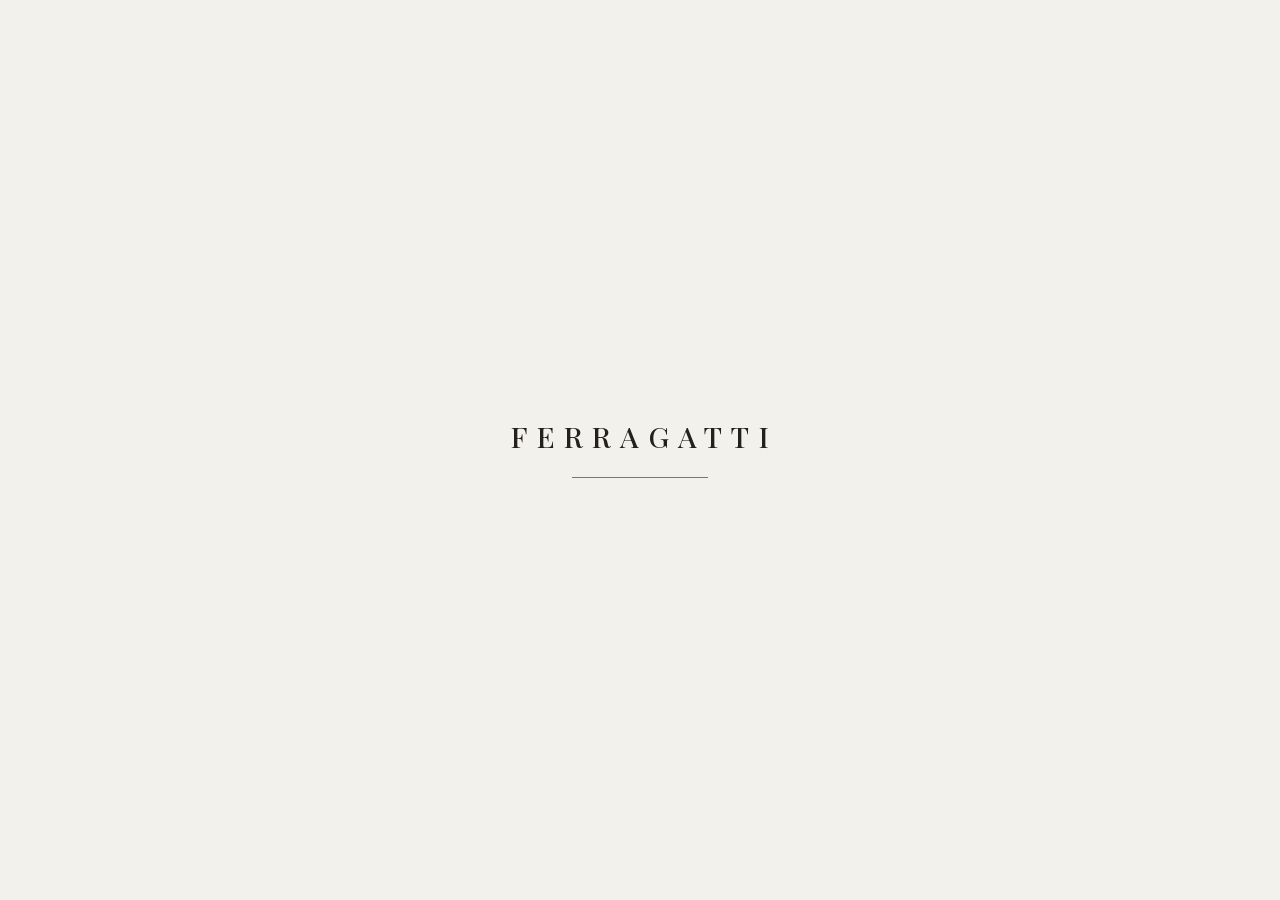
<file: index.html>
<!doctype html>
<html lang="it">
  <head>
    <meta charset="utf-8" />
    <meta
      name="viewport"
      content="width=device-width, initial-scale=1, viewport-fit=cover"
    />

    <title>Ferragatti — Stiamo lavorando alla nuova bottega</title>
    <meta
      name="description"
      content="Ferragatti. Stiamo lavorando alla nuova bottega — lasciate un contatto, vi scriviamo all'apertura."
    />
    <meta name="theme-color" content="#f3f1ec" />
    <meta property="og:type" content="website" />
    <meta property="og:locale" content="it_IT" />
    <meta property="og:site_name" content="Ferragatti" />
    <meta property="og:title" content="Ferragatti — Stiamo lavorando alla nuova bottega" />
    <meta property="og:description" content="Ferragatti. Stiamo lavorando alla nuova bottega — lasciate un contatto, vi scriviamo all'apertura." />
    <meta property="og:url" content="https://ferragatti.it/" />
    <meta property="og:image" content="https://ferragatti.it/assets/img/anteprima.jpg" />
    <meta property="og:image:width" content="1200" />
    <meta property="og:image:height" content="630" />
    <meta property="og:image:alt" content="Ferragatti, il mare all'alba" />
    <meta name="twitter:card" content="summary_large_image" />
    <link rel="icon" href="/favicon.ico" sizes="32x32" />
    <link rel="icon" href="/favicon.svg" type="image/svg+xml" />
    <link rel="apple-touch-icon" href="/apple-touch-icon.png" />

    <link
      rel="preload"
      href="assets/fonts/playfair-display-400900-normal.woff2"
      as="font"
      type="font/woff2"
      crossorigin
    />
    <link rel="stylesheet" href="assets/css/style.css" />
    <script>
      try {
        if (sessionStorage.getItem('ferragatti-salta')) {
          document.documentElement.classList.add('salta-apertura');
        }
      } catch (e) {}
    </script>

    <noscript
      ><style>
        .apertura {
          display: none;
        }
      </style></noscript
    >
  </head>

  <body>
    <div class="apertura" id="apertura" aria-hidden="true">
      <div class="apertura-inner">
        <p class="apertura-nome" aria-label="Ferragatti">
          <span style="--t: 0ms">F</span><span style="--t: 150ms">e</span
          ><span style="--t: 260ms">r</span><span style="--t: 380ms">r</span
          ><span style="--t: 540ms">a</span><span style="--t: 640ms">g</span
          ><span style="--t: 780ms">a</span><span style="--t: 900ms">t</span
          ><span style="--t: 1010ms">t</span><span style="--t: 1170ms">i</span>
        </p>
        <span class="apertura-linea"><i id="apertura-barra"></i></span>
      </div>
    </div>

    <a class="skip" href="#top">Vai al contenuto</a>

    <main id="top">
      <section class="hero" data-tone="light">
        <video
          id="mare"
          preload="auto"
          autoplay
          muted
          loop
          playsinline
          class="hero-media"
          aria-hidden="true"
        >
          <source
            src="assets/media/mare-verticale-av1.mp4"
            type='video/mp4; codecs="av01.0.08M.08, opus"'
            media="(max-width: 900px) and (orientation: portrait)"
          />
          <source
            src="assets/media/mare-verticale-hevc.mp4"
            type='video/mp4; codecs="hvc1.1.6.L120.90, mp4a.40.2"'
            media="(max-width: 900px) and (orientation: portrait)"
          />
          <source
            src="assets/media/mare-verticale-h264.mp4"
            type='video/mp4; codecs="avc1.640032, mp4a.40.2"'
            media="(max-width: 900px) and (orientation: portrait)"
          />
          <source
            src="assets/media/mare-1440-av1.mp4"
            type='video/mp4; codecs="av01.0.12M.08, opus"'
            media="(min-width: 1700px)"
          />
          <source
            src="assets/media/mare-1080-av1.mp4"
            type='video/mp4; codecs="av01.0.08M.08, opus"'
          />
          <source
            src="assets/media/mare-1080-hevc.mp4"
            type='video/mp4; codecs="hvc1.1.6.L120.90, mp4a.40.2"'
          />
          <source
            src="assets/media/mare-1080-h264.mp4"
            type='video/mp4; codecs="avc1.640032, mp4a.40.2"'
          />
        </video>

        <div class="grana" aria-hidden="true"></div>

        <a class="mark" href="https://ferragatti.it">Ferragatti</a>

        <button
          type="button"
          class="audio-btn"
          id="audio-btn"
          aria-pressed="false"
          aria-label="Ascolta il mare"
        >
          <span class="audio-label" aria-hidden="true">Ascolta il mare</span>
          <svg
            viewBox="0 0 24 24"
            width="22"
            height="22"
            aria-hidden="true"
            focusable="false"
          >
            <path class="ico-body" d="M4 9.5v5h3.5L13 19V5L7.5 9.5H4z" />
            <path class="ico-wave ico-wave-1" d="M16 9.2a4 4 0 0 1 0 5.6" />
            <path
              class="ico-wave ico-wave-2"
              d="M18.6 6.6a7.6 7.6 0 0 1 0 10.8"
            />
            <path class="ico-mute" d="M3.5 3.5l17 17" />
          </svg>
        </button>

        <div class="hero-inner rise">
          <h1 class="hero-title">Stiamo lavorando alla nuova&nbsp;bottega</h1>

          <form class="news-form" id="letter-news" novalidate>
            <span class="news-field">
              <label for="letter-email" class="skip">Indirizzo email</label>
              <input
                id="letter-email"
                name="email"
                type="email"
                autocomplete="email"
                placeholder="indirizzo email"
                required
              />
              <button type="submit">Iscrivimi</button>
            </span>

            <span class="news-trap" aria-hidden="true">
              <label for="letter-azienda">Azienda</label>
              <input
                id="letter-azienda"
                name="azienda"
                type="text"
                tabindex="-1"
                autocomplete="off"
              />
            </span>

            <div class="news-consent-wrap" inert>
              <div>
                <label class="news-consent" for="letter-consenso">
                  <input
                    id="letter-consenso"
                    name="consenso"
                    type="checkbox"
                    value="1"
                    required
                  />
                  <span
                    >Acconsento a ricevere la newsletter di Ferragatti e ho
                    letto
                    <a href="privacy/">l'informativa sulla privacy</a>.</span
                  >
                </label>
              </div>
            </div>

            <p class="news-error" role="alert" aria-live="assertive"></p>
          </form>
          <p class="news-done">
            Grazie. Controllate la posta: c'è un link per confermare la mail.
          </p>
        </div>

        <p class="watermark">
          <span class="wm-copy"
            >© <a href="https://ferragatti.it">Ferragatti</a> 2026</span
          >
          <span class="sep" aria-hidden="true">—</span>
          <span class="wm-by"
            >designed by
            <a href="https://11-studio.it" rel="noopener" target="_blank"
              >11-studio</a
            ></span
          >
        </p>
      </section>
    </main>

    <script src="assets/js/config.js"></script>
    <script src="assets/js/site.js"></script>
    <script data-goatcounter="https://ferragatti.goatcounter.com/count"
            async src="//gc.zgo.at/count.js"></script>
  </body>
</html>
</file>
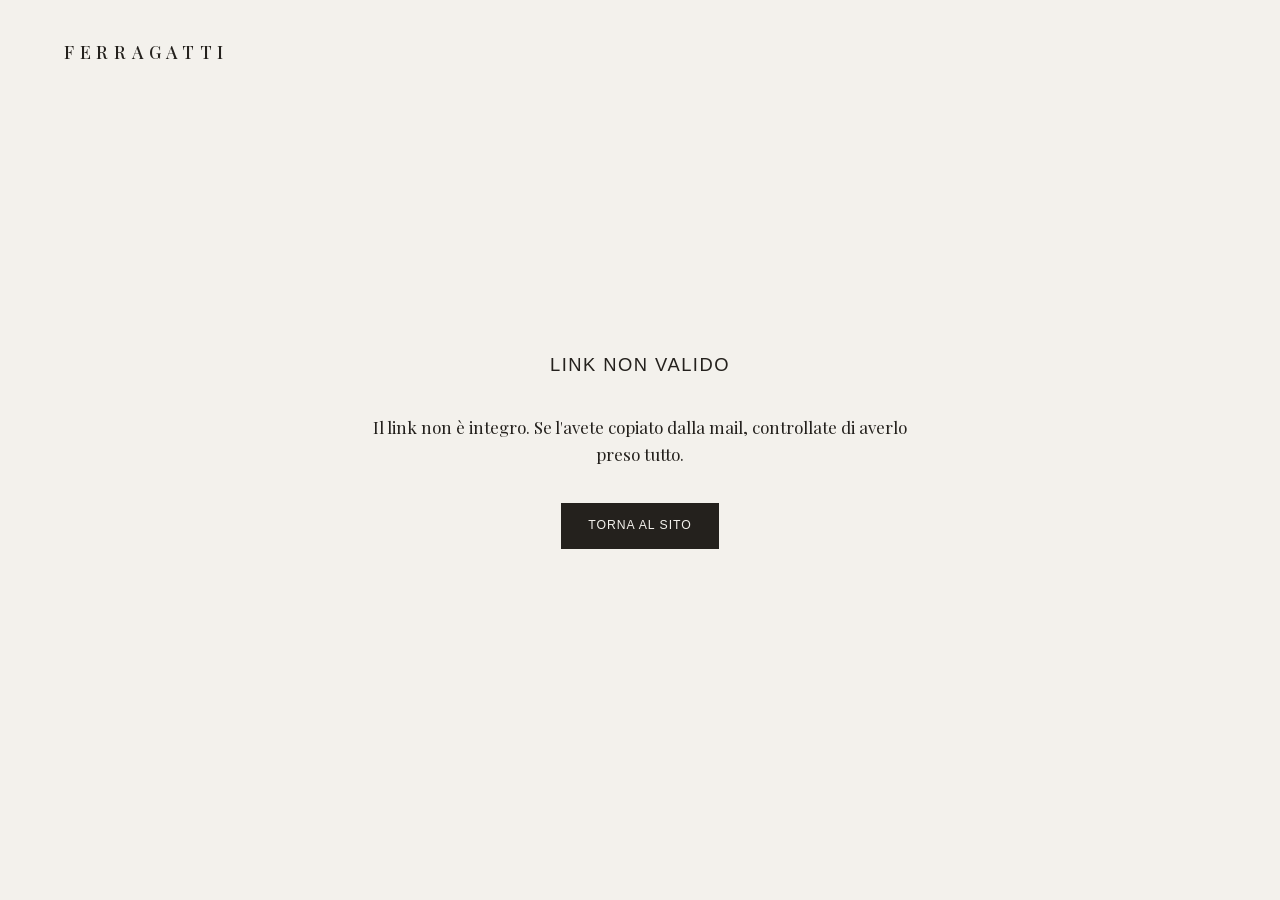
<file: conferma/index.html>
<!doctype html>
<html lang="it">
  <head>
    <meta charset="utf-8" />
    <meta name="viewport" content="width=device-width, initial-scale=1, viewport-fit=cover" />
    <meta name="robots" content="noindex" />
    <meta name="referrer" content="no-referrer" />

    <title>Ferragatti — Conferma dell'iscrizione</title>
    <meta name="theme-color" content="#f3f1ec" />
    <link rel="icon" href="/favicon.ico" sizes="32x32" />
    <link rel="icon" href="/favicon.svg" type="image/svg+xml" />
    <link rel="apple-touch-icon" href="/apple-touch-icon.png" />

    <link rel="stylesheet" href="../assets/css/style.css" />
  </head>

  <body>
    <main class="page">
      <a class="mark" href="../">Ferragatti</a>

      <div class="page-inner" id="esito" aria-live="polite">
        <h1 class="hero-title">Un momento</h1>
        <p>Stiamo confermando l'iscrizione…</p>
        <noscript>
          <p>Per confermare serve JavaScript. In alternativa scriveteci ad
            <a href="mailto:atelier@ferragatti.it">atelier@ferragatti.it</a>.</p>
        </noscript>
      </div>
    </main>

    <script src="../assets/js/config.js"></script>
    <script>
      (function () {
        'use strict';

        var box = document.getElementById('esito');

        function mostra(titolo, testo, bottone) {
          box.innerHTML = '';
          var h = document.createElement('h1');
          h.className = 'hero-title';
          h.textContent = titolo;
          var p = document.createElement('p');
          p.textContent = testo;
          box.appendChild(h);
          box.appendChild(p);
          if (bottone) {
            var a = document.createElement('a');
            a.className = 'page-btn';
            a.href = bottone.href;
            a.textContent = bottone.testo;
            box.appendChild(a);
          }
        }

        var home = { href: '../', testo: 'Torna al sito' };
        var t = new URLSearchParams(location.search).get('t') || '';
        var endpoint = window.NEWSLETTER_ENDPOINT;

        if (!/^[A-Za-z0-9_-]{43}$/.test(t)) {
          return mostra(
            'Link non valido',
            "Il link non è integro. Se l'avete copiato dalla mail, controllate di averlo preso tutto.",
            home
          );
        }
        if (!endpoint || !/^https:\/\//.test(endpoint)) {
          return mostra('Non ci siamo riusciti', 'Il servizio non è raggiungibile. Riprovate più tardi.', home);
        }

        var url = endpoint + '?azione=conferma&formato=json&t=' + encodeURIComponent(t);
        fetch(url, { redirect: 'follow' })
          .then(function (r) {
            return r.json();
          })
          .then(function (r) {
            if (r && r.ok) return location.replace('../grazie/');
            if (r && r.esito === 'scaduto') {
              return mostra(
                'Il link è scaduto',
                "Per sicurezza i link di conferma valgono sette giorni. Iscrivetevi di nuovo: arriverà una mail nuova.",
                home
              );
            }
            mostra(
              'Link non valido',
              'Questo link non corrisponde a nessuna iscrizione in attesa.',
              home
            );
          })
          .catch(function () {
            mostra(
              'Non ci siamo riusciti',
              'Non siamo riusciti a confermare in questo momento. Il link resta valido: riprovate fra poco.',
              { href: location.href, testo: 'Riprova' }
            );
          });
      })();
    </script>
    <script data-goatcounter="https://ferragatti.goatcounter.com/count"
            async src="//gc.zgo.at/count.js"></script>
  </body>
</html>
</file>
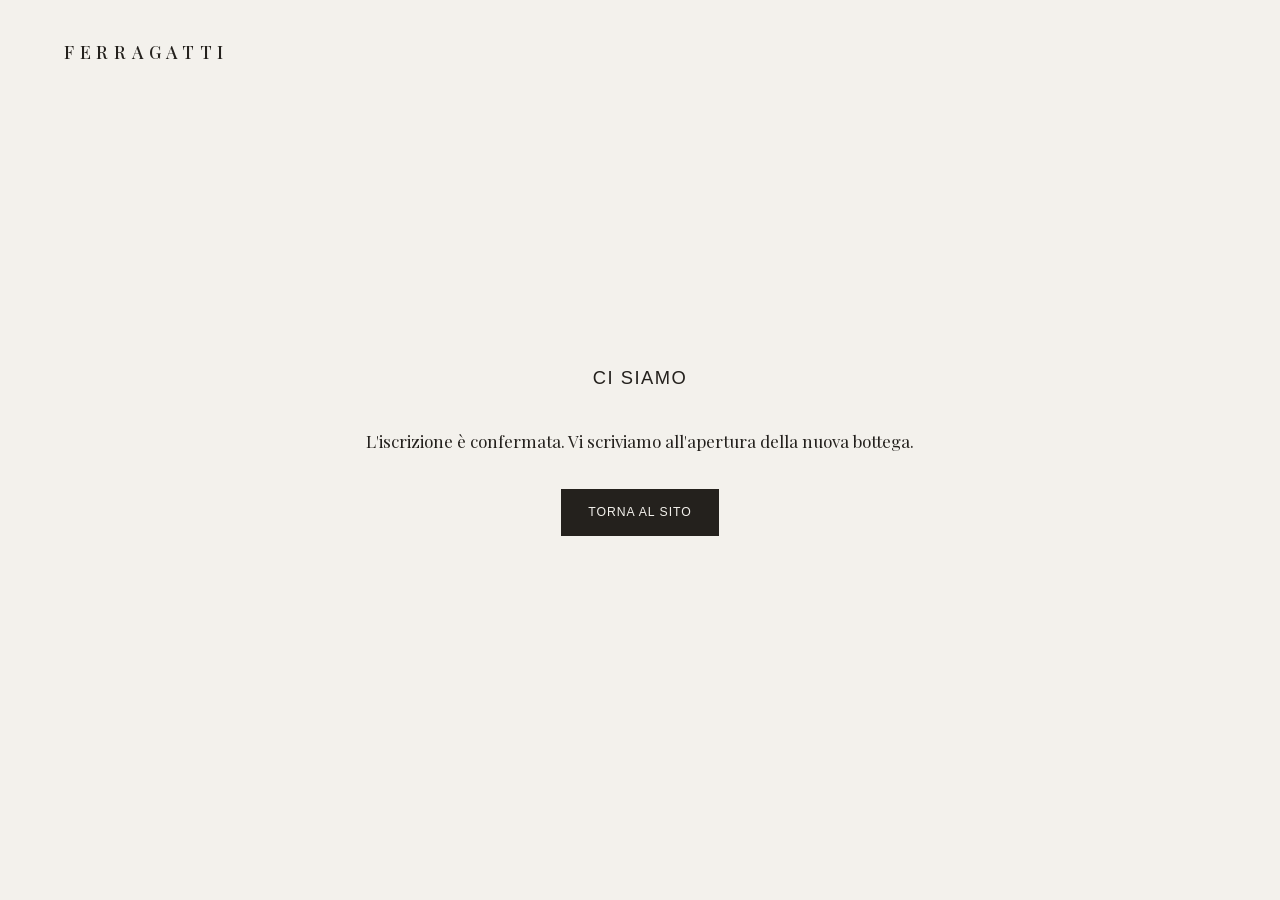
<file: grazie/index.html>
<!doctype html>
<html lang="it">
  <head>
    <meta charset="utf-8" />
    <meta name="viewport" content="width=device-width, initial-scale=1, viewport-fit=cover" />
    <meta name="robots" content="noindex" />

    <title>Ferragatti — Ci siamo</title>
    <meta name="theme-color" content="#f3f1ec" />
    <link rel="icon" href="/favicon.ico" sizes="32x32" />
    <link rel="icon" href="/favicon.svg" type="image/svg+xml" />
    <link rel="apple-touch-icon" href="/apple-touch-icon.png" />

    <link rel="stylesheet" href="../assets/css/style.css" />
  </head>

  <body>
    <main class="page">
      <a class="mark" href="../">Ferragatti</a>

      <div class="page-inner">
        <h1 class="hero-title">Ci siamo</h1>
        <p>L'iscrizione è confermata. Vi scriviamo all'apertura della nuova bottega.</p>
        <a class="page-btn" href="../">Torna al sito</a>
      </div>
    </main>
    <script data-goatcounter="https://ferragatti.goatcounter.com/count"
            async src="//gc.zgo.at/count.js"></script>
  </body>
</html>
</file>
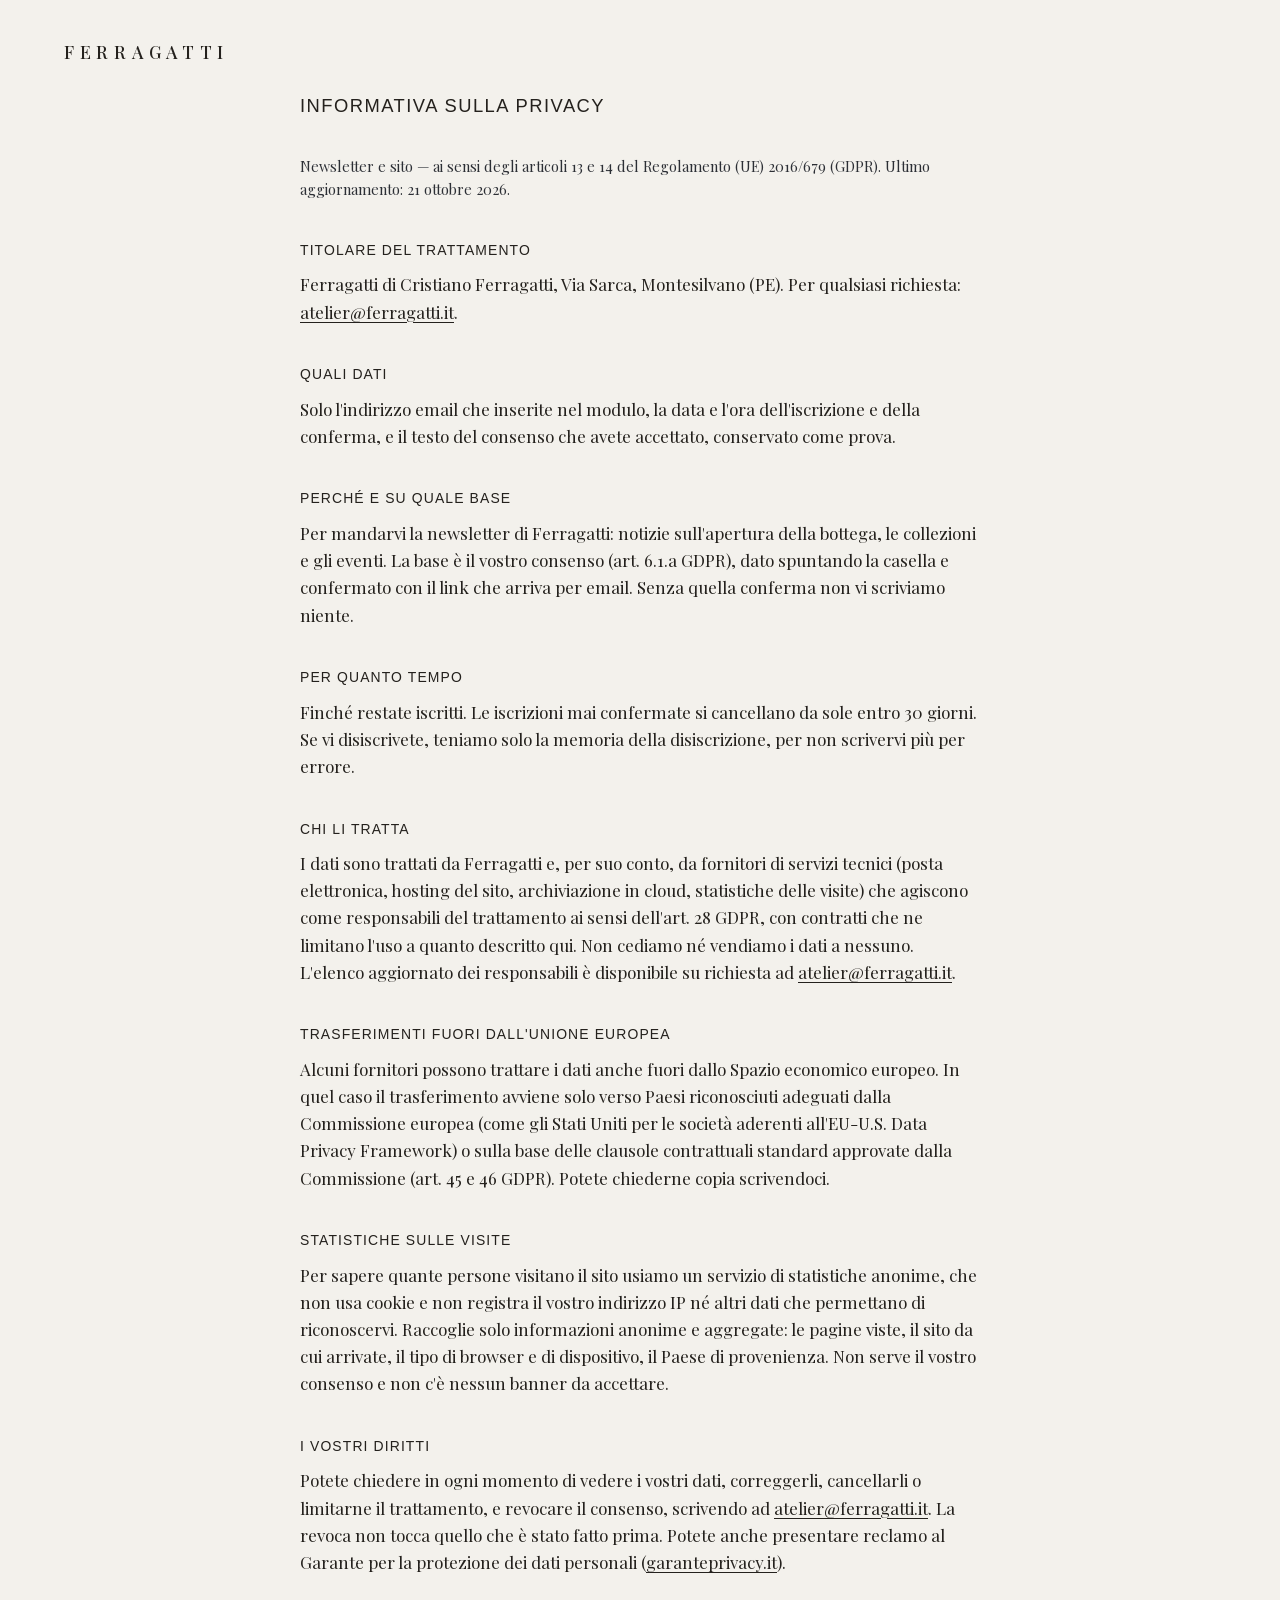
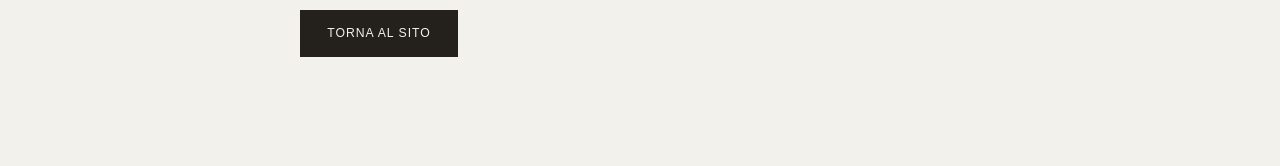
<file: privacy/index.html>
<!doctype html>
<html lang="it">
  <head>
    <meta charset="utf-8" />
    <meta name="viewport" content="width=device-width, initial-scale=1, viewport-fit=cover" />

    <title>Ferragatti — Informativa sulla privacy</title>
    <meta name="description" content="Come Ferragatti tratta gli indirizzi email degli iscritti alla newsletter." />
    <meta name="theme-color" content="#f3f1ec" />
    <meta property="og:type" content="website" />
    <meta property="og:locale" content="it_IT" />
    <meta property="og:site_name" content="Ferragatti" />
    <meta property="og:title" content="Ferragatti — Informativa sulla privacy" />
    <meta property="og:description" content="Come Ferragatti tratta gli indirizzi email degli iscritti alla newsletter." />
    <meta property="og:url" content="https://ferragatti.it/privacy/" />
    <meta property="og:image" content="https://ferragatti.it/assets/img/anteprima.jpg" />
    <meta property="og:image:width" content="1200" />
    <meta property="og:image:height" content="630" />
    <meta property="og:image:alt" content="Ferragatti, il mare all'alba" />
    <meta name="twitter:card" content="summary_large_image" />
    <link rel="icon" href="/favicon.ico" sizes="32x32" />
    <link rel="icon" href="/favicon.svg" type="image/svg+xml" />
    <link rel="apple-touch-icon" href="/apple-touch-icon.png" />

    <link rel="stylesheet" href="../assets/css/style.css" />
  </head>

  <body>
    <main class="page prose">
      <a class="mark" href="../">Ferragatti</a>

      <div class="page-inner">
        <h1 class="hero-title">Informativa sulla privacy</h1>
        <p class="small">Newsletter e sito — ai sensi degli articoli 13 e 14 del Regolamento (UE) 2016/679 (GDPR).
          Ultimo aggiornamento: 21 ottobre 2026.</p>

        <h2>Titolare del trattamento</h2>
        <p>Ferragatti di Cristiano Ferragatti, Via Sarca, Montesilvano (PE).
          Per qualsiasi richiesta: <a href="mailto:atelier@ferragatti.it">atelier@ferragatti.it</a>.</p>

        <h2>Quali dati</h2>
        <p>Solo l'indirizzo email che inserite nel modulo, la data e l'ora dell'iscrizione e della conferma,
          e il testo del consenso che avete accettato, conservato come prova.</p>

        <h2>Perché e su quale base</h2>
        <p>Per mandarvi la newsletter di Ferragatti: notizie sull'apertura della bottega, le collezioni e gli
          eventi. La base è il vostro consenso (art. 6.1.a GDPR), dato spuntando la casella e confermato con il
          link che arriva per email. Senza quella conferma non vi scriviamo niente.</p>

        <h2>Per quanto tempo</h2>
        <p>Finché restate iscritti. Le iscrizioni mai confermate si cancellano da sole entro 30 giorni.
          Se vi disiscrivete, teniamo solo la memoria della disiscrizione, per non scrivervi più per errore.</p>

        <h2>Chi li tratta</h2>
        <p>I dati sono trattati da Ferragatti e, per suo conto, da fornitori di servizi tecnici (posta
          elettronica, hosting del sito, archiviazione in cloud, statistiche delle visite) che agiscono come responsabili del trattamento
          ai sensi dell'art. 28 GDPR, con contratti che ne limitano l'uso a quanto descritto qui. Non cediamo né
          vendiamo i dati a nessuno. L'elenco aggiornato dei responsabili è disponibile su richiesta ad
          <a href="mailto:atelier@ferragatti.it">atelier@ferragatti.it</a>.</p>

        <h2>Trasferimenti fuori dall'Unione europea</h2>
        <p>Alcuni fornitori possono trattare i dati anche fuori dallo Spazio economico europeo. In quel caso il
          trasferimento avviene solo verso Paesi riconosciuti adeguati dalla Commissione europea (come gli Stati
          Uniti per le società aderenti all'EU-U.S. Data Privacy Framework) o sulla base delle clausole
          contrattuali standard approvate dalla Commissione (art. 45 e 46 GDPR). Potete chiederne copia
          scrivendoci.</p>

        <h2>Statistiche sulle visite</h2>
        <p>Per sapere quante persone visitano il sito usiamo un servizio di statistiche anonime, che non usa
          cookie e non registra il vostro indirizzo IP né altri dati che permettano di riconoscervi. Raccoglie
          solo informazioni anonime e aggregate: le pagine viste, il sito da cui arrivate, il tipo di browser e
          di dispositivo, il Paese di provenienza. Non serve il vostro consenso e non c'è nessun banner da
          accettare.</p>

        <h2>I vostri diritti</h2>
        <p>Potete chiedere in ogni momento di vedere i vostri dati, correggerli, cancellarli o limitarne il
          trattamento, e revocare il consenso, scrivendo ad
          <a href="mailto:atelier@ferragatti.it">atelier@ferragatti.it</a>. La revoca non tocca quello che è
          stato fatto prima. Potete anche presentare reclamo al Garante per la protezione dei dati personali
          (<a href="https://www.garanteprivacy.it" rel="noopener">garanteprivacy.it</a>).</p>

        <p><a class="page-btn" href="../">Torna al sito</a></p>
      </div>
    </main>
    <script data-goatcounter="https://ferragatti.goatcounter.com/count"
            async src="//gc.zgo.at/count.js"></script>
  </body>
</html>
</file>
<file: assets/css/style.css>
@font-face {
  font-family: "Playfair Display";
  font-style: normal;
  font-weight: 400 900;
  font-display: swap;
  src: url("../fonts/playfair-display-400900-normal.woff2") format("woff2");
}

@font-face {
  font-family: "Playfair Display";
  font-style: italic;
  font-weight: 400 900;
  font-display: swap;
  src: url("../fonts/playfair-display-400900-italic.woff2") format("woff2");
}

:root {
  --font:
    "Playfair Display", "Iowan Old Style", Georgia, "Times New Roman", serif;
  --font-ui: "Helvetica Neue", Helvetica, Arial, "Liberation Sans", sans-serif;
  --track-caps: 0.08em;

  --pad-x: clamp(1.4rem, 5vw, 5rem);
  --pad-l: max(var(--pad-x), env(safe-area-inset-left));
  --pad-r: max(var(--pad-x), env(safe-area-inset-right));
  --top: max(clamp(1.1rem, 3vw, 1.8rem), env(safe-area-inset-top));
  --bottom: max(clamp(1rem, 2.5vw, 1.6rem), env(safe-area-inset-bottom));

  --fascia: max(calc(var(--top) + 2.6rem + 1rem), calc(var(--bottom) + 2.5rem));

  --bg: var(--paper);
  --fg: var(--ink);

  --dim: #2c2f35;
  --gold: #0a1f44;

  --paper: #f3f1ec;
  --ink: #24211d;
  --line-soft: rgba(36, 33, 29, 0.08);

  color-scheme: light;
}

*,
*::before,
*::after {
  box-sizing: border-box;
}

html,
body {
  margin: 0;
  background: var(--bg);
  color: var(--fg);
  font-family: var(--font);
  font-size: 17px;
  line-height: 1.6;
  overflow-x: hidden;
  -webkit-font-smoothing: antialiased;
  text-rendering: optimizeLegibility;
}

.skip {
  position: absolute;
  left: -9999px;
  top: 0;
  z-index: 99;
  background: #f2f1ee;
  color: #0b0b0d;
  padding: 0.7rem 1.1rem;
  font-weight: 500;
  font-size: 0.85rem;
}

.skip:focus {
  left: 0.5rem;
  top: 0.5rem;
}

.hero {
  position: relative;
  min-height: 100vh;
  min-height: 100svh;
  display: flex;
  align-items: center;
  justify-content: center;

  padding: var(--fascia) var(--pad-r) var(--fascia) var(--pad-l);
  isolation: isolate;
  overflow: hidden;
  background: var(--bg);
}

.hero-media {
  position: absolute;
  inset: 0;
  width: 100%;
  height: 100%;
  z-index: -10;
  object-fit: cover;
}

.hero-inner {
  position: relative;
  z-index: 1;
  text-align: center;
  width: 100%;
  max-width: 40rem;
}

.hero-inner::before {
  content: "";
  position: absolute;
  z-index: -1;
  left: 50%;
  top: 50%;

  width: calc(100% + 36rem);
  height: calc(100% + 24rem);
  transform: translate(-50%, -50%);

  background: radial-gradient(
    closest-side,
    rgba(243, 241, 236, 0.4) 0%,
    rgba(243, 241, 236, 0.36) 30%,
    rgba(243, 241, 236, 0.3) 42%,
    rgba(243, 241, 236, 0.22) 53%,
    rgba(243, 241, 236, 0.15) 63%,
    rgba(243, 241, 236, 0.09) 72%,
    rgba(243, 241, 236, 0.045) 81%,
    rgba(243, 241, 236, 0.016) 90%,
    rgba(243, 241, 236, 0) 100%
  );
  pointer-events: none;
}

.hero-title {
  font-weight: 500;
  font-family: var(--font-ui);
  font-size: clamp(0.92rem, 1.6vw, 1.08rem);
  line-height: 1.5;
  letter-spacing: var(--track-caps);
  text-transform: uppercase;
  text-wrap: balance;
  color: var(--ink);
  margin: 0 0 clamp(1.6rem, 4vh, 2.4rem);
}

.news-field {
  display: flex;
  border-bottom: 1.5px solid var(--fg);
  max-width: 24rem;
  margin: 0.4rem auto 0;
}

.news-field input {
  flex: 1;
  min-width: 0;
  border: 0;
  background: transparent;
  color: var(--fg);
  font: inherit;
  font-size: 1rem;
  padding: 0.7rem 0.1rem;
}

.news-field input::placeholder {
  color: var(--fg);
  opacity: 0.8;
}
.news-field input:focus {
  outline: none;
}
.news-field:focus-within {
  border-color: var(--gold);
}

.news-field button {
  font-family: var(--font-ui);
  border: 0;
  background: transparent;
  color: var(--fg);
  font-weight: 500;
  font-size: 0.72rem;
  letter-spacing: var(--track-caps);
  text-transform: uppercase;
  padding: 0 0.1rem 0 1rem;
  cursor: pointer;
  transition: color 0.25s ease;
}

@media (hover: hover) {
  .news-field button:hover {
    color: var(--gold);
  }
}

.news-note {
  font-size: 0.82rem;
  color: var(--dim);
  margin: 0.85rem auto 0;
}

.news-done {
  display: none;
  font-weight: 500;
  font-size: 0.95rem;
  color: var(--fg);
  margin: 0.9rem 0 0;
}

form.sent {
  display: none;
}
form.sent ~ .news-done {
  display: block;
}

.news-trap {
  position: absolute;
  left: -9999px;
  width: 1px;
  height: 1px;
  overflow: hidden;
}

.news-consent-wrap {
  display: grid;
  grid-template-rows: 0fr;
  opacity: 0;
  transform: translateY(-0.4rem);
  transition:
    grid-template-rows 0.7s cubic-bezier(0.16, 1, 0.3, 1),
    opacity 0.6s ease 0.12s,
    transform 0.7s cubic-bezier(0.16, 1, 0.3, 1) 0.06s;
}

.news-consent-wrap > div {
  min-height: 0;
  overflow: hidden;
}

form.ask-consent .news-consent-wrap {
  grid-template-rows: 1fr;
  opacity: 1;
  transform: none;
}

@media (prefers-reduced-motion: reduce) {
  .news-consent-wrap {
    transition: opacity 0.2s ease;
    transform: none;
  }
}

.news-consent {
  display: flex;
  align-items: flex-start;
  justify-content: center;
  gap: 0.6rem;
  max-width: 24rem;
  margin: 0 auto;
  padding: 1rem 0 0.15rem;
  font-family: var(--font-ui);
  font-size: 0.74rem;
  line-height: 1.5;
  color: var(--dim);
  text-align: left;
  cursor: pointer;
}

.news-consent input {
  appearance: none;
  -webkit-appearance: none;
  flex: none;
  width: 0.95rem;
  height: 0.95rem;
  margin: 0.12rem 0 0;
  border: 1.5px solid var(--fg);
  border-radius: 0;
  background: transparent;
  cursor: pointer;
  display: grid;
  place-content: center;
}

.news-consent input::before {
  content: "";
  width: 0.45rem;
  height: 0.45rem;
  background: var(--fg);
  transform: scale(0);
  transition: transform 0.15s ease;
}

.news-consent input:checked::before {
  transform: scale(1);
}

.news-consent input:focus-visible {
  outline: 1px solid var(--gold);
  outline-offset: 2px;
}

.news-consent a {
  color: inherit;
  text-underline-offset: 0.2em;
}

.news-error {
  min-height: 0;
  margin: 0.7rem auto 0;
  max-width: 24rem;
  font-family: var(--font-ui);
  font-size: 0.78rem;
  font-weight: 500;
  color: #8a1c1c;
}

.news-error:empty {
  display: none;
}

form.sending .news-field {
  opacity: 0.55;
}

form.sending .news-field button {
  cursor: progress;
}

.page {
  position: relative;
  min-height: 100vh;
  min-height: 100svh;
  display: flex;
  align-items: center;
  justify-content: center;

  padding: var(--fascia) var(--pad-r) var(--fascia) var(--pad-l);
}

.page .watermark {
  color: var(--fg);
}

.page-inner {
  width: 100%;
  max-width: 34rem;
  text-align: center;
}

.page-inner p {
  margin: 0 auto 1rem;
}

.page-btn {
  display: inline-block;
  margin-top: 1rem;
  padding: 0.8rem 1.6rem;
  background: var(--fg);
  color: var(--bg);
  text-decoration: none;
  font-family: var(--font-ui);
  font-size: 0.72rem;
  font-weight: 500;
  letter-spacing: var(--track-caps);
  text-transform: uppercase;
}

@media (hover: hover) {
  .page-btn:hover {
    background: var(--gold);
  }
}

.page.prose {
  align-items: flex-start;
}

.prose .page-inner {
  max-width: 40rem;
  text-align: left;
}

.prose h2 {
  font-family: var(--font-ui);
  font-weight: 500;
  font-size: 0.82rem;
  letter-spacing: var(--track-caps);
  text-transform: uppercase;
  margin: 2.2rem 0 0.6rem;
}

.prose a:not(.page-btn) {
  color: inherit;
  text-underline-offset: 0.2em;
}

.prose .small {
  font-size: 0.85rem;
  color: var(--dim);
}

.mark {
  position: absolute;
  z-index: 2;
  top: var(--top);
  left: var(--pad-l);
  height: 2.6rem;
  display: inline-flex;
  align-items: center;
  font-family: var(--font);
  font-weight: 500;
  font-size: clamp(0.9rem, 1.6vw, 1.05rem);
  letter-spacing: 0.32em;
  text-transform: uppercase;
  color: var(--ink);
  text-decoration: none;
}

.audio-btn {
  position: absolute;
  z-index: 2;
  top: var(--top);
  right: var(--pad-r);
  height: 2.6rem;
  display: inline-flex;
  align-items: center;
  justify-content: flex-end;
  border: 0;
  background: transparent;
  color: var(--fg);
  padding: 0;
  cursor: pointer;
  transition: color 0.25s ease;
}

.audio-label {
  display: block;
  overflow: hidden;
  white-space: nowrap;
  max-width: 12rem;
  margin-right: 0.15rem;
  font-family: var(--font-ui);
  font-weight: 500;
  font-size: 0.66rem;
  letter-spacing: var(--track-caps);
  text-transform: uppercase;
  line-height: 1;
  transition:
    max-width 0.9s cubic-bezier(0.16, 1, 0.3, 1),
    opacity 0.4s ease,
    margin 0.9s cubic-bezier(0.16, 1, 0.3, 1);
}

.audio-btn.ascoltato .audio-label {
  max-width: 0;
  margin-right: 0;
  opacity: 0;
}

@media (hover: hover) {
  .audio-btn:hover {
    color: var(--gold);
  }
}

.audio-btn:focus-visible {
  outline: 1px solid currentColor;
  outline-offset: 2px;
}

.audio-btn svg {
  display: block;
  flex: none;

  box-sizing: content-box;
  padding: 0 calc((2.6rem - 22px) / 2);
  fill: none;
  stroke: currentColor;
  stroke-width: 1.4;
  stroke-linecap: round;
  stroke-linejoin: round;
}

.audio-btn .ico-body {
  fill: currentColor;
  stroke: none;
}

.audio-btn .ico-wave {
  opacity: 0;
  transition: opacity 0.25s ease;
}

.audio-btn[aria-pressed="true"] .ico-wave {
  opacity: 1;
}

.audio-btn[aria-pressed="true"] .ico-mute {
  display: none;
}

.watermark {
  position: absolute;
  z-index: 2;
  left: var(--pad-l);
  right: var(--pad-r);
  bottom: var(--bottom);
  margin: 0;
  text-align: left;
  font-family: var(--font-ui);
  font-size: 0.7rem;
  letter-spacing: 0.04em;

  color: #fff;
  opacity: 0.42;
}

.watermark a {
  color: inherit;
  text-decoration: none;
}

@media (hover: hover) {
  .watermark a:hover {
    text-decoration: underline;
    text-underline-offset: 0.2em;
  }
}

.watermark .sep {
  margin: 0 0.5em;
}

.apertura {
  position: fixed;
  inset: 0;
  z-index: 100;
  display: flex;
  align-items: center;
  justify-content: center;
  background: var(--paper);
  color: var(--ink);
  transition:
    opacity 1.4s cubic-bezier(0.65, 0, 0.35, 1),
    visibility 0s linear 1.4s;
}

.salta-apertura .apertura {
  display: none;
}

.apertura.via {
  opacity: 0;
  visibility: hidden;
  pointer-events: none;
}

.apertura-inner {
  display: flex;
  flex-direction: column;
  align-items: center;
  transition:
    opacity 0.7s ease,
    transform 1.4s cubic-bezier(0.16, 1, 0.3, 1);
}

.apertura.via .apertura-inner {
  opacity: 0;
  transform: translateY(-0.5rem);
}

.apertura-nome {
  margin: 0;
  font-family: var(--font);
  font-weight: 500;
  font-size: clamp(1.15rem, 2.6vw, 1.7rem);
  letter-spacing: 0.32em;

  margin-right: -0.32em;
  text-transform: uppercase;
  line-height: 1;
  white-space: nowrap;
}

.apertura-nome span {
  visibility: hidden;
}

.apertura.font-ok .apertura-nome span {
  visibility: visible;

  transition: visibility 0s linear var(--t);
}

.apertura-linea {
  position: relative;
  display: block;
  width: clamp(6rem, 11vw, 8rem);
  height: 1px;
  margin-top: clamp(1.3rem, 3vh, 1.8rem);
  background: var(--line-soft);
  overflow: hidden;
}

.apertura-linea i {
  position: absolute;
  inset: 0;
  background: var(--ink);
  opacity: 0.55;
  transform: scaleX(0);
  transform-origin: left center;
}

@media (prefers-reduced-motion: reduce) {
  .apertura,
  .apertura-inner,
  .apertura-nome span {
    transition: none;
  }
}

.grana {
  position: absolute;
  inset: -50%;
  z-index: -5;
  pointer-events: none;
  background: url("../img/grana.png") repeat;
  background-size: 256px 256px;
  opacity: var(--grana, 0.12);
  mix-blend-mode: overlay;
  animation: grana 1s steps(8) infinite;
}

@keyframes grana {
  0% {
    transform: translate(0, 0);
  }
  12% {
    transform: translate(-7%, 4%);
  }
  25% {
    transform: translate(5%, -9%);
  }
  37% {
    transform: translate(-11%, -3%);
  }
  50% {
    transform: translate(9%, 7%);
  }
  62% {
    transform: translate(-4%, 11%);
  }
  75% {
    transform: translate(12%, -5%);
  }
  87% {
    transform: translate(-9%, -10%);
  }
  100% {
    transform: translate(0, 0);
  }
}

@media (prefers-reduced-motion: reduce) {
  .grana {
    animation: none;
  }
}

.rise {
  opacity: 0;
  transition: opacity 0.9s cubic-bezier(0.16, 1, 0.3, 1);
}
.rise.in {
  opacity: 1;
}

@media (prefers-reduced-motion: reduce) {
  .rise {
    opacity: 1;
    transition: none;
  }
}

@media (max-width: 599px) {
  .hero-inner::before {
    width: 100vw;
    height: calc(100% + 18rem);
    background: linear-gradient(
      to bottom,
      rgba(243, 241, 236, 0) 0%,
      rgba(243, 241, 236, 0.012) 6%,
      rgba(243, 241, 236, 0.04) 12%,
      rgba(243, 241, 236, 0.09) 18%,
      rgba(243, 241, 236, 0.16) 24%,
      rgba(243, 241, 236, 0.25) 30%,
      rgba(243, 241, 236, 0.34) 36%,
      rgba(243, 241, 236, 0.4) 42%,
      rgba(243, 241, 236, 0.42) 50%,
      rgba(243, 241, 236, 0.4) 58%,
      rgba(243, 241, 236, 0.34) 64%,
      rgba(243, 241, 236, 0.25) 70%,
      rgba(243, 241, 236, 0.16) 76%,
      rgba(243, 241, 236, 0.09) 82%,
      rgba(243, 241, 236, 0.04) 88%,
      rgba(243, 241, 236, 0.012) 94%,
      rgba(243, 241, 236, 0) 100%
    );
    -webkit-mask-image: linear-gradient(
      to right,
      rgba(0, 0, 0, 0.55) 0%,
      rgba(0, 0, 0, 0.85) 12%,
      #000 26%,
      #000 74%,
      rgba(0, 0, 0, 0.85) 88%,
      rgba(0, 0, 0, 0.55) 100%
    );
    mask-image: linear-gradient(
      to right,
      rgba(0, 0, 0, 0.55) 0%,
      rgba(0, 0, 0, 0.85) 12%,
      #000 26%,
      #000 74%,
      rgba(0, 0, 0, 0.85) 88%,
      rgba(0, 0, 0, 0.55) 100%
    );
  }
  .hero-title {
    font-size: min(3.55vw, 0.98rem);
  }
  .watermark {
    line-height: 1.5;
  }
  .watermark .sep {
    display: none;
  }
  .watermark .wm-copy,
  .watermark .wm-by {
    display: block;
  }
  .news-field button {
    padding-left: 0.8rem;
  }

  .audio-label {
    display: none;
  }
}

@media (max-width: 374px) {
  :root {
    --pad-x: 1.2rem;
  }
  .hero-title {
    letter-spacing: 0.06em;
  }
  .news-field input {
    font-size: 1rem;
  }
  .news-field button {
    font-size: 0.66rem;
  }
}

@media (max-height: 500px) and (orientation: landscape) {
  :root {
    --top: max(0.8rem, env(safe-area-inset-top));
    --bottom: max(0.7rem, env(safe-area-inset-bottom));
  }
  .hero {
    --fascia: max(
      calc(var(--top) + 2.6rem + 0.4rem),
      calc(var(--bottom) + 1.8rem)
    );
  }
  .hero-title {
    margin-bottom: 1rem;
  }
  .news-field {
    margin-top: 0.2rem;
  }
  .news-field input {
    padding: 0.5rem 0.1rem;
  }
  .watermark {
    font-size: 0.64rem;
  }
}

@media (min-width: 768px) and (max-width: 1023px) {
  .hero-title {
    font-size: 1.05rem;
  }
  .news-field {
    max-width: 26rem;
  }
}

@media (min-width: 1920px) {
  html,
  body {
    font-size: 19px;
  }
  .hero-title {
    font-size: 1.12rem;
  }
  .news-field {
    max-width: 26rem;
  }
}

@media (min-width: 2560px) {
  html,
  body {
    font-size: 23px;
  }
  .hero-title {
    font-size: 1.15rem;
  }
  .news-field {
    max-width: 27rem;
  }
  .audio-btn svg {
    width: 26px;
    height: 26px;
  }
}

@media (min-width: 3840px) {
  html,
  body {
    font-size: 32px;
  }
  .audio-btn svg {
    width: 34px;
    height: 34px;
  }
}
</file>
